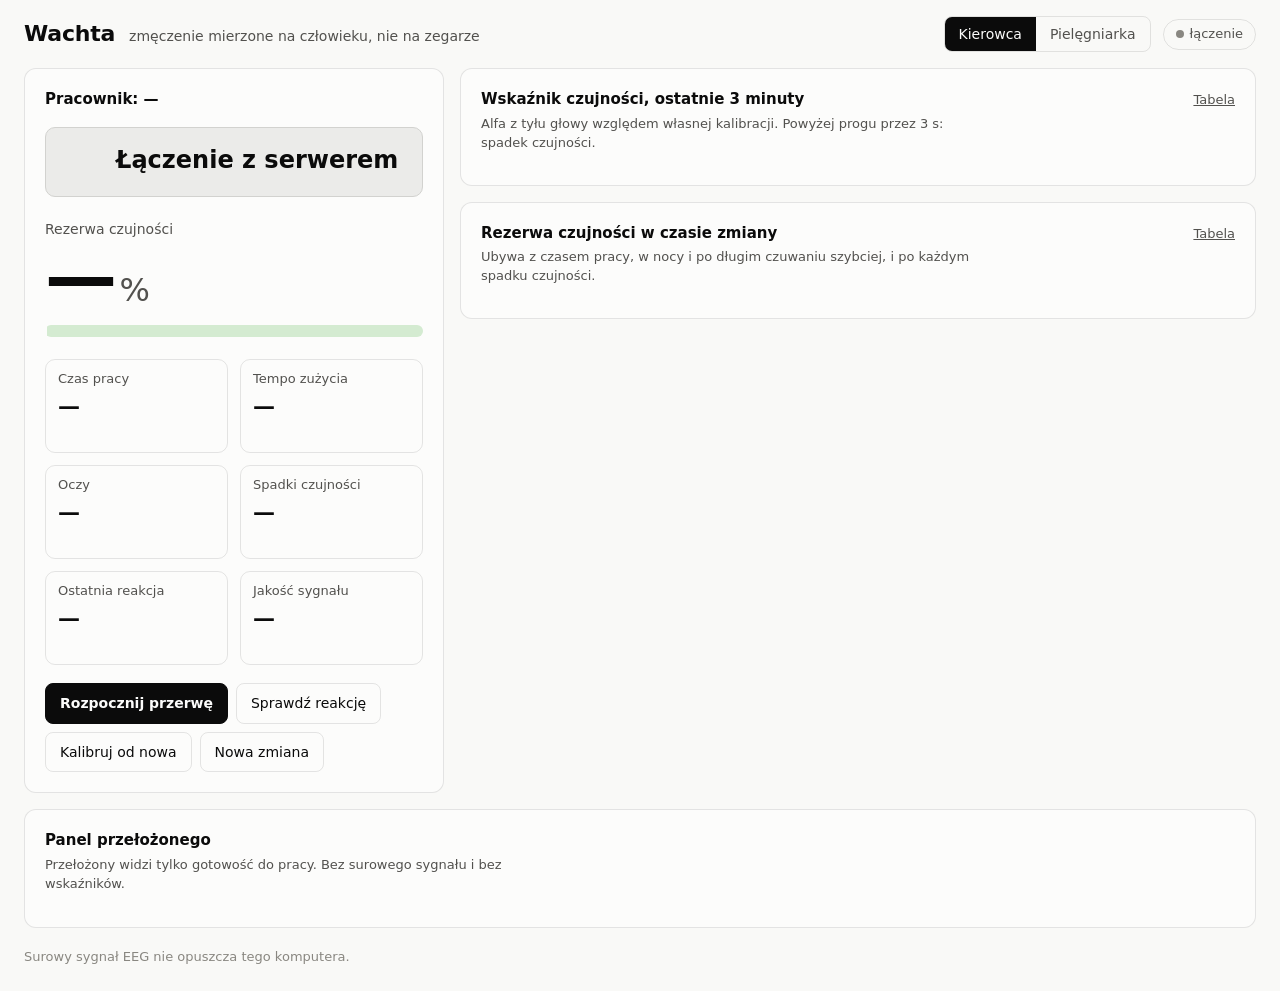
<file: src/wachta/web/index.html>
<!doctype html>
<html lang="pl">
<head>
  <meta charset="utf-8">
  <meta name="viewport" content="width=device-width, initial-scale=1">
  <title>Wachta</title>
  <link rel="stylesheet" href="style.css">
</head>
<body class="mode-ok">
  <header class="top">
    <div class="brand">
      <span class="brand-name">Wachta</span>
      <span class="brand-tag">zmęczenie mierzone na człowieku, nie na zegarze</span>
    </div>
    <div class="top-controls">
      <div class="segmented" role="group" aria-label="Scenariusz">
        <button type="button" data-scenario="driver" aria-pressed="true">Kierowca</button>
        <button type="button" data-scenario="nurse" aria-pressed="false">Pielęgniarka</button>
      </div>
      <span id="source-badge" class="badge" data-kind="off">łączenie</span>
    </div>
  </header>

  <main class="layout">
    <section class="card worker" aria-labelledby="worker-title">
      <h2 id="worker-title" class="card-title">Pracownik: <span id="worker-name">—</span></h2>

      <div id="state" class="state" data-tone="neutral" role="status" aria-live="polite">
        <span id="state-icon" class="state-icon" aria-hidden="true"></span>
        <div>
          <div id="state-label" class="state-label">Łączenie z serwerem</div>
          <div id="state-advice" class="state-advice"></div>
        </div>
      </div>

      <div class="hero">
        <div class="hero-label">Rezerwa czujności</div>
        <div class="hero-value"><span id="reserve-value">—</span><span class="hero-unit">%</span></div>
        <div id="reserve-meter" class="meter" data-tone="good" role="meter" aria-label="Rezerwa czujności"
             aria-valuemin="0" aria-valuemax="100" aria-valuenow="0">
          <div id="reserve-fill" class="meter-fill"></div>
          <span class="meter-mark" id="mark-stop"></span>
          <span class="meter-mark" id="mark-warn"></span>
        </div>
        <p id="meter-legend" class="meter-legend"></p>
      </div>

      <dl class="tiles">
        <div class="tile"><dt>Czas pracy</dt><dd id="tile-work">—</dd><p class="tile-sub" id="sub-work"></p></div>
        <div class="tile"><dt>Tempo zużycia</dt><dd id="tile-drain">—</dd><p class="tile-sub" id="sub-drain"></p></div>
        <div class="tile"><dt>Oczy</dt><dd id="tile-eyes">—</dd><p class="tile-sub" id="sub-eyes"></p></div>
        <div class="tile"><dt>Spadki czujności</dt><dd id="tile-lapses">—</dd><p class="tile-sub" id="sub-lapses"></p></div>
        <div class="tile"><dt>Ostatnia reakcja</dt><dd id="tile-rt">—</dd><p class="tile-sub" id="sub-rt"></p></div>
        <div class="tile"><dt>Jakość sygnału</dt><dd id="tile-quality">—</dd><p class="tile-sub" id="sub-quality"></p></div>
      </dl>

      <div class="actions">
        <button type="button" id="btn-break" class="button">Rozpocznij przerwę</button>
        <button type="button" id="btn-probe" class="button button-quiet">Sprawdź reakcję</button>
        <button type="button" id="btn-calibrate" class="button button-quiet">Kalibruj od nowa</button>
        <button type="button" id="btn-reset" class="button button-quiet">Nowa zmiana</button>
      </div>
    </section>

    <section class="charts">
      <figure class="card chart" id="chart-fast">
        <figcaption>
          <div>
            <h2 class="card-title">Wskaźnik czujności, ostatnie 3 minuty</h2>
            <p class="card-sub">Alfa z tyłu głowy względem własnej kalibracji. Powyżej progu przez 3 s: spadek czujności.</p>
          </div>
          <button type="button" class="link" data-table-toggle aria-pressed="false">Tabela</button>
        </figcaption>
        <div class="plot" tabindex="0" aria-label="Wykres wskaźnika czujności. Strzałki w lewo i prawo pokazują wartości."></div>
        <div class="table-view" hidden></div>
      </figure>

      <figure class="card chart" id="chart-reserve">
        <figcaption>
          <div>
            <h2 class="card-title">Rezerwa czujności w czasie zmiany</h2>
            <p class="card-sub" id="reserve-sub">Ubywa z czasem pracy, w nocy i po długim czuwaniu szybciej, i po każdym spadku czujności.</p>
          </div>
          <button type="button" class="link" data-table-toggle aria-pressed="false">Tabela</button>
        </figcaption>
        <div class="plot" tabindex="0" aria-label="Wykres rezerwy czujności. Strzałki w lewo i prawo pokazują wartości."></div>
        <div class="table-view" hidden></div>
      </figure>
    </section>

    <section class="card team" aria-labelledby="team-title">
      <h2 id="team-title" class="card-title">Panel przełożonego</h2>
      <p class="card-sub">Przełożony widzi tylko gotowość do pracy. Bez surowego sygnału i bez wskaźników.</p>
      <ul id="team-list" class="team-list"></ul>
      <p id="team-advice" class="team-advice" hidden></p>
    </section>
  </main>

  <footer class="foot">
    <span>Surowy sygnał EEG nie opuszcza tego komputera.</span>
    <span id="time-note"></span>
  </footer>

  <div id="tooltip" class="tooltip" hidden></div>
  <div id="probe" class="probe" hidden role="alertdialog" aria-labelledby="probe-title" aria-describedby="probe-text">
    <button type="button" id="probe-target" class="probe-target">
      <span id="probe-title" class="probe-title">Reakcja!</span>
      <span id="probe-text" class="probe-text">Naciśnij spację albo kliknij</span>
    </button>
  </div>
  <script src="app.js"></script>
</body>
</html>
</file>
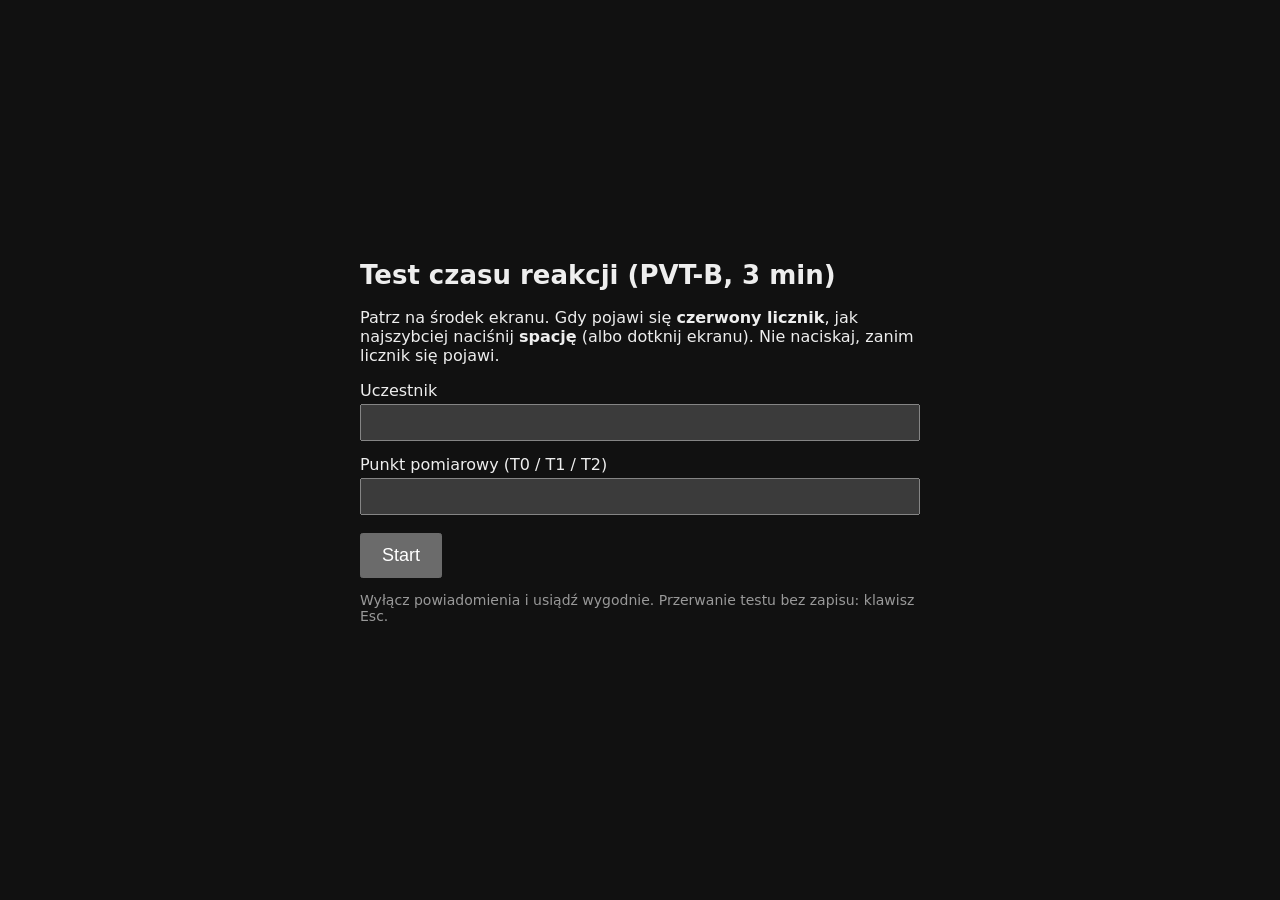
<file: src/wachta/pvt.html>
<!doctype html>
<html lang="pl">
<head>
<meta charset="utf-8">
<meta name="viewport" content="width=device-width, initial-scale=1">
<title>Wachta — test czasu reakcji (PVT-B)</title>
<style>
  :root { color-scheme: dark; }
  body { margin: 0; min-height: 100vh; display: flex; align-items: center; justify-content: center;
         background: #111; color: #eee; font-family: system-ui, -apple-system, "Segoe UI", sans-serif; }
  .panel { max-width: 560px; padding: 24px; }
  h1 { font-size: 26px; margin-top: 0; }
  label { display: block; margin: 14px 0 4px; }
  input { width: 100%; box-sizing: border-box; font-size: 18px; padding: 6px 8px; }
  button { margin-top: 18px; font-size: 18px; padding: 10px 20px; cursor: pointer; }
  .muted { color: #999; font-size: 14px; }
  .error { color: #ff6b6b; }
  table { border-collapse: collapse; margin-top: 8px; }
  td { padding: 4px 16px 4px 0; }
  td:last-child { font-variant-numeric: tabular-nums; font-weight: 600; }
  #arena { display: none; position: fixed; inset: 0; background: #000; align-items: center;
           justify-content: center; user-select: none; touch-action: manipulation; cursor: none; }
  #counter { min-height: 1.2em; font-family: ui-monospace, "SF Mono", Menlo, monospace;
             font-size: 18vmin; color: #ff3b30; font-variant-numeric: tabular-nums; }
  #counter.feedback { color: #ffd60a; }
  #counter.warning { color: #8e8e93; }
  #progress { position: fixed; left: 0; bottom: 0; height: 4px; width: 0; background: #3a3a3c; }
  a { color: #64d2ff; }
</style>
</head>
<body>
<div class="panel" id="setup">
  <h1>Test czasu reakcji (PVT-B, 3 min)</h1>
  <p>Patrz na środek ekranu. Gdy pojawi się <b>czerwony licznik</b>, jak najszybciej naciśnij
     <b>spację</b> (albo dotknij ekranu). Nie naciskaj, zanim licznik się pojawi.</p>
  <label for="person">Uczestnik</label>
  <input id="person" autocomplete="off">
  <label for="checkpoint">Punkt pomiarowy (T0 / T1 / T2)</label>
  <input id="checkpoint" autocomplete="off">
  <button id="start" type="button">Start</button>
  <p class="muted">Wyłącz powiadomienia i usiądź wygodnie. Przerwanie testu bez zapisu: klawisz Esc.</p>
  <p class="error" id="setup-error"></p>
</div>

<div id="arena"><div id="counter"></div><div id="progress"></div></div>

<div class="panel" id="result" hidden>
  <h1>Wynik</h1>
  <table id="summary"></table>
  <p class="muted" id="save-status"></p>
  <p><a id="download" hidden>Pobierz surowe dane (JSON)</a></p>
  <button id="again" type="button">Nowy test</button>
</div>

<script>
/*__PVT_CONFIG__*/
(function () {
  "use strict";

  const cfg = Object.assign({
    duration_s: 180, isi_min_s: 1, isi_max_s: 4, feedback_s: 1,
    lapse_ms: 355, false_start_ms: 100, timeout_ms: 30000,
    person: "", checkpoint: "", save_url: "/api/result"
  }, window.PVT_CONFIG || {});

  const $ = (id) => document.getElementById(id);
  const setup = $("setup"), arena = $("arena"), counter = $("counter"), progress = $("progress");
  const result = $("result"), summary = $("summary"), saveStatus = $("save-status"), download = $("download");

  const params = new URLSearchParams(location.search);
  $("person").value = params.get("person") || cfg.person || "";
  $("checkpoint").value = params.get("checkpoint") || cfg.checkpoint || "";

  // state: idle | waiting | pending | stimulus | feedback | done
  let state = "idle";
  let rts = [], anticipations = 0, testEnd = 0, onset = 0;
  let timer = null, rafId = null, progressTimer = null, testStart = 0;
  let meta = {};

  const now = () => performance.now();

  function eventTime(ev) {
    // Event timestamps share the performance.now() clock in current browsers; fall back otherwise.
    const t = ev && ev.timeStamp;
    const n = now();
    return (t > 0 && Math.abs(n - t) < 5000) ? t : n;
  }

  function clearTimers() {
    clearTimeout(timer); timer = null;
    if (rafId !== null) { cancelAnimationFrame(rafId); rafId = null; }
  }

  function randomWaitMs() {
    const lo = Math.max(0, cfg.isi_min_s - cfg.feedback_s);
    const hi = Math.max(lo, cfg.isi_max_s - cfg.feedback_s);
    return (lo + Math.random() * (hi - lo)) * 1000;
  }

  function scheduleNext() {
    clearTimers();
    counter.textContent = ""; counter.className = "";
    const remaining = testEnd - now();
    if (remaining <= 0) { finish(); return; }
    state = "waiting";
    const waitMs = randomWaitMs();
    if (waitMs >= remaining) {
      timer = setTimeout(finish, remaining + 5);
      return;
    }
    timer = setTimeout(() => (now() >= testEnd ? finish() : showStimulus()), waitMs);
  }

  function showStimulus() {
    state = "pending";
    rafId = requestAnimationFrame((frameTime) => {
      counter.className = ""; counter.textContent = "0";
      onset = frameTime;
      state = "stimulus";
      tick();
    });
  }

  function tick() {
    rafId = requestAnimationFrame(() => {
      if (state !== "stimulus") return;
      const elapsed = now() - onset;
      if (elapsed >= cfg.timeout_ms) { record(cfg.timeout_ms, "brak reakcji"); return; }
      counter.textContent = String(Math.floor(elapsed));
      tick();
    });
  }

  function showFeedback(text, cls) {
    state = "feedback";
    counter.className = cls; counter.textContent = text;
    timer = setTimeout(scheduleNext, cfg.feedback_s * 1000);
  }

  function record(rt, label) {
    clearTimers();
    rts.push(Math.round(rt * 10) / 10);
    showFeedback(label || String(Math.round(rt)), "feedback");
  }

  function respond(ev) {
    const t = eventTime(ev);
    if (state === "stimulus") {
      record(Math.max(0, t - onset));
    } else if (state === "waiting" || state === "pending") {
      anticipations += 1;
      clearTimers();
      showFeedback("FS", "warning");
    } else if (state === "feedback") {
      anticipations += 1;
    }
  }

  function start() {
    const person = $("person").value.trim();
    const checkpoint = $("checkpoint").value.trim();
    if (!person || !checkpoint) {
      $("setup-error").textContent = "Wpisz uczestnika i punkt pomiarowy.";
      return;
    }
    if (/[\\/\r\n]/.test(person)) {
      $("setup-error").textContent = "Imię uczestnika nie może zawierać ukośników ani nowych linii.";
      return;
    }
    $("setup-error").textContent = "";
    meta = { person, checkpoint, started_at: new Date().toISOString() };
    rts = []; anticipations = 0;
    setup.hidden = true; result.hidden = true;
    arena.style.display = "flex";
    testStart = now();
    testEnd = testStart + cfg.duration_s * 1000;
    progressTimer = setInterval(() => {
      progress.style.width = Math.min(100, (now() - testStart) / (cfg.duration_s * 10)) + "%";
    }, 250);
    scheduleNext();
  }

  function stopArena() {
    clearTimers();
    clearInterval(progressTimer);
    arena.style.display = "none";
    progress.style.width = "0";
  }

  function abort() {
    stopArena();
    state = "idle";
    setup.hidden = false;
  }

  function addRow(label, value) {
    const tr = document.createElement("tr");
    const a = document.createElement("td"); a.textContent = label;
    const b = document.createElement("td"); b.textContent = (value === null || value === undefined || value === "") ? "—" : value;
    tr.append(a, b); summary.append(tr);
  }

  function showSummary(row) {
    summary.textContent = "";
    addRow("Uczestnik / punkt", row.person + " / " + row.checkpoint);
    addRow("Bodźce", row.n_stimuli);
    addRow("Mediana czasu reakcji [ms]", row.median_rt_ms);
    addRow("Średni czas reakcji [ms]", row.mean_rt_ms);
    addRow("Szybkość reakcji 1/RT [1/s]", row.mean_speed);
    addRow("Lapsy (≥ " + cfg.lapse_ms + " ms)", row.lapses);
    addRow("Falstarty", row.false_starts);
    addRow("Wynik (performance score)", row.performance_score);
  }

  let downloadUrl = null;

  function offerDownload(payload) {
    if (downloadUrl) URL.revokeObjectURL(downloadUrl);
    const blob = new Blob([JSON.stringify(payload, null, 2)], { type: "application/json" });
    downloadUrl = URL.createObjectURL(blob);
    download.href = downloadUrl;
    download.download = "pvt-" + payload.person + "-" + payload.checkpoint + ".json";
    download.hidden = false;
  }

  async function finish() {
    if (state === "done") return;
    state = "done";
    stopArena();
    result.hidden = false;
    download.hidden = true;
    summary.textContent = "";
    saveStatus.textContent = "Zapisywanie…";
    const payload = Object.assign({}, meta, {
      duration_s: cfg.duration_s, rts_ms: rts, anticipations: anticipations
    });
    try {
      const response = await fetch(cfg.save_url, {
        method: "POST", headers: { "Content-Type": "application/json" }, body: JSON.stringify(payload)
      });
      const data = await response.json();
      if (!response.ok || !data.ok) throw new Error(data.error || ("HTTP " + response.status));
      showSummary(data.result);
      saveStatus.textContent = "Zapisano do " + data.saved_to + ".";
    } catch (err) {
      saveStatus.textContent = "Nie udało się zapisać wyniku (" + err.message + "). Pobierz surowe dane i wczytaj je: " +
        "python -m wachta.pvt --import <plik.json>";
      offerDownload(payload);
    }
  }

  $("start").addEventListener("click", start);
  $("again").addEventListener("click", () => {
    if (downloadUrl) { URL.revokeObjectURL(downloadUrl); downloadUrl = null; }
    result.hidden = true; setup.hidden = false; state = "idle";
  });

  document.addEventListener("keydown", (ev) => {
    if (arena.style.display !== "flex") return;
    if (ev.code === "Escape") { ev.preventDefault(); abort(); return; }
    if (ev.code === "Space" || ev.key === " ") {
      ev.preventDefault();
      if (!ev.repeat) respond(ev);
    }
  });
  arena.addEventListener("pointerdown", (ev) => {
    if (ev.pointerType === "mouse" && ev.button !== 0) return;
    ev.preventDefault();
    respond(ev);
  });
})();
</script>
</body>
</html>
</file>
<file: src/wachta/web/style.css>
:root {
  color-scheme: light;
  --page: #f9f9f7;
  --surface: #fcfcfb;
  --ink: #0b0b0b;
  --ink-2: #52514e;
  --muted: #898781;
  --grid: #e1e0d9;
  --axis: #c3c2b7;
  --border: rgba(11, 11, 11, 0.10);
  --series-1: #2a78d6;
  --good: #0ca30c;
  --warning: #fab219;
  --critical: #d03b3b;
  --neutral: #898781;
  --info: #2a78d6;
  --on-critical: #ffffff;
}

@media (prefers-color-scheme: dark) {
  :root {
    color-scheme: dark;
    --page: #0d0d0d;
    --surface: #1a1a19;
    --ink: #f0efec;
    --ink-2: #c3c2b7;
    --muted: #898781;
    --grid: #2c2c2a;
    --axis: #383835;
    --border: rgba(255, 255, 255, 0.10);
    --series-1: #3987e5;
    --info: #3987e5;
  }
}

* { box-sizing: border-box; }

body {
  margin: 0;
  background: var(--page);
  color: var(--ink);
  font: 16px/1.45 system-ui, -apple-system, "Segoe UI", sans-serif;
}

.top {
  display: flex;
  flex-wrap: wrap;
  align-items: center;
  justify-content: space-between;
  gap: 12px 24px;
  padding: 16px 24px;
}

.brand { display: flex; flex-wrap: wrap; align-items: baseline; gap: 4px 14px; }
.brand-name { font-size: 22px; font-weight: 700; letter-spacing: -0.01em; }
.brand-tag { color: var(--ink-2); font-size: 14px; }
.top-controls { display: flex; flex-wrap: wrap; align-items: center; gap: 8px 12px; }

.segmented { display: inline-flex; border: 1px solid var(--border); border-radius: 8px; overflow: hidden; }
.segmented button {
  border: 0;
  background: transparent;
  color: var(--ink-2);
  font: inherit;
  font-size: 14px;
  padding: 7px 14px;
  cursor: pointer;
}
.segmented button[aria-pressed="true"] { background: var(--ink); color: var(--surface); }

.badge {
  display: inline-flex;
  align-items: center;
  gap: 6px;
  border: 1px solid var(--border);
  border-radius: 999px;
  padding: 5px 12px;
  font-size: 13px;
  color: var(--ink-2);
  white-space: nowrap;
}
.badge::before { content: ""; width: 8px; height: 8px; border-radius: 50%; background: var(--neutral); }
.badge[data-kind="live"]::before { background: var(--critical); }
.badge[data-kind="replay"]::before { background: var(--series-1); }

.layout {
  display: grid;
  grid-template-columns: minmax(320px, 420px) minmax(0, 1fr);
  grid-template-areas: "worker charts" "team team";
  gap: 16px;
  padding: 0 24px 16px;
  align-items: start;
}
.worker { grid-area: worker; }
.charts { grid-area: charts; display: grid; gap: 16px; min-width: 0; }
.team { grid-area: team; }

@media (max-width: 900px) {
  .layout { grid-template-columns: minmax(0, 1fr); grid-template-areas: "worker" "charts" "team"; padding: 0 16px 16px; }
  .top { padding: 14px 16px; }
}

.card {
  background: var(--surface);
  border: 1px solid var(--border);
  border-radius: 12px;
  padding: 20px;
  margin: 0;
  min-width: 0;
}
.card-title { margin: 0; font-size: 15px; font-weight: 600; }
.card-sub { margin: 4px 0 0; color: var(--ink-2); font-size: 13px; max-width: 62ch; }

/* State banner: the icon carries the status colour, the text stays in ink. */
.state {
  --tone: var(--neutral);
  display: flex;
  align-items: center;
  gap: 14px;
  margin-top: 16px;
  padding: 14px 16px;
  border-radius: 10px;
  background: color-mix(in oklab, var(--tone) 14%, var(--surface));
  border: 1px solid color-mix(in oklab, var(--tone) 35%, var(--surface));
}
.state[data-tone="good"] { --tone: var(--good); }
.state[data-tone="warning"] { --tone: var(--warning); }
.state[data-tone="critical"] { --tone: var(--critical); }
.state[data-tone="info"] { --tone: var(--info); }
.state-icon { flex: none; width: 40px; height: 40px; color: var(--tone); }
.state-icon svg { display: block; width: 100%; height: 100%; }
.state-label { font-size: 24px; font-weight: 700; line-height: 1.15; }
.state-advice { margin-top: 2px; color: var(--ink-2); font-size: 15px; }

.hero { margin-top: 22px; }
.hero-label { color: var(--ink-2); font-size: 14px; }
.hero-value { font-size: 72px; font-weight: 650; line-height: 1.05; letter-spacing: -0.02em; }
.hero-unit { font-size: 32px; font-weight: 500; color: var(--ink-2); margin-left: 4px; }

/* Meter: the fill carries severity, the track is a lighter step of the same hue. */
.meter {
  --tone: var(--good);
  position: relative;
  height: 12px;
  margin-top: 10px;
  border-radius: 6px;
  background: color-mix(in oklab, var(--tone) 20%, var(--surface));
}
.meter[data-tone="warning"] { --tone: var(--warning); }
.meter[data-tone="critical"] { --tone: var(--critical); }
.meter[data-tone="neutral"] { --tone: var(--neutral); }
.meter-fill { height: 100%; width: 0; border-radius: 6px; background: var(--tone); transition: width 0.6s linear; }
.meter-mark { position: absolute; top: -3px; bottom: -3px; width: 2px; background: var(--surface); }
.meter-legend { margin: 6px 0 0; font-size: 12px; color: var(--muted); }

.tiles { display: grid; grid-template-columns: repeat(2, minmax(0, 1fr)); gap: 12px; margin: 22px 0 0; }
.tile { border: 1px solid var(--border); border-radius: 10px; padding: 10px 12px; }
.tile dt { color: var(--ink-2); font-size: 13px; }
.tile dd { margin: 2px 0 0; font-size: 22px; font-weight: 600; }
.tile-sub { margin: 2px 0 0; font-size: 12px; color: var(--muted); min-height: 1.45em; }

/* Reaction probe: a full-screen prompt; colour is not the only cue (text changes too). */
.probe {
  position: fixed;
  inset: 0;
  z-index: 20;
  display: grid;
  place-items: center;
  padding: 16px;
  background: color-mix(in oklab, var(--page) 70%, transparent);
  backdrop-filter: blur(2px);
}
.probe[hidden], .team-advice[hidden] { display: none; }
.probe-target {
  display: grid;
  gap: 8px;
  place-items: center;
  align-content: center;
  width: min(420px, 100%);
  aspect-ratio: 1;
  border-radius: 50%;
  border: 0;
  background: var(--warning);
  color: #0b0b0b;
  font: inherit;
  cursor: pointer;
  box-shadow: 0 10px 40px rgba(0, 0, 0, 0.25);
}
.probe-target[data-result="ok"] { background: var(--good); color: #ffffff; }
.probe-target[data-result="lapse"] { background: var(--critical); color: #ffffff; }
.probe-title { font-size: 44px; font-weight: 750; }
.probe-text { font-size: 18px; font-weight: 500; max-width: 18ch; text-align: center; }

.actions { display: flex; flex-wrap: wrap; gap: 8px; margin-top: 18px; }
.button {
  border: 1px solid var(--ink);
  background: var(--ink);
  color: var(--surface);
  border-radius: 8px;
  padding: 9px 14px;
  font: inherit;
  font-size: 14px;
  font-weight: 600;
  cursor: pointer;
}
.button-quiet { background: transparent; color: var(--ink); border-color: var(--border); font-weight: 500; }
.button:focus-visible, .segmented button:focus-visible, .link:focus-visible, .plot:focus-visible {
  outline: 2px solid var(--series-1);
  outline-offset: 2px;
}

.chart figcaption { display: flex; align-items: flex-start; justify-content: space-between; gap: 16px; }
.link { border: 0; background: none; padding: 2px 0; color: var(--ink-2); font: inherit; font-size: 13px; text-decoration: underline; cursor: pointer; white-space: nowrap; }
.plot { margin-top: 12px; border-radius: 6px; }
.plot svg { display: block; width: 100%; height: auto; overflow: visible; }
.plot text { font-size: 12px; fill: var(--muted); font-variant-numeric: tabular-nums; }
.plot .label-strong { fill: var(--ink); font-weight: 600; }
.plot .label-2 { fill: var(--ink-2); }

.table-view { margin-top: 12px; max-height: 240px; overflow: auto; }
.table-view table { width: 100%; border-collapse: collapse; font-size: 13px; font-variant-numeric: tabular-nums; }
.table-view th, .table-view td { text-align: left; padding: 4px 8px; border-bottom: 1px solid var(--grid); }
.table-view th { color: var(--ink-2); font-weight: 600; position: sticky; top: 0; background: var(--surface); }

.tooltip {
  position: fixed;
  z-index: 10;
  pointer-events: none;
  background: var(--surface);
  border: 1px solid var(--border);
  border-radius: 8px;
  padding: 6px 10px;
  box-shadow: 0 4px 14px rgba(0, 0, 0, 0.12);
  font-size: 13px;
  white-space: nowrap;
}
.tooltip-value { font-weight: 700; color: var(--ink); }
.tooltip-label { color: var(--ink-2); }

.team-list { list-style: none; margin: 14px 0 0; padding: 0; display: grid; gap: 10px; }
.team-row {
  display: grid;
  grid-template-columns: minmax(120px, 1.1fr) minmax(150px, 1fr) minmax(120px, 2fr) 3.2em;
  align-items: center;
  gap: 12px;
}
.team-name { font-weight: 600; overflow: hidden; text-overflow: ellipsis; white-space: nowrap; }
.team-status { --tone: var(--neutral); display: inline-flex; align-items: center; gap: 8px; font-size: 14px; }
.team-status[data-tone="good"] { --tone: var(--good); }
.team-status[data-tone="warning"] { --tone: var(--warning); }
.team-status[data-tone="critical"] { --tone: var(--critical); }
.team-status[data-tone="info"] { --tone: var(--info); }
.team-status .state-icon { width: 20px; height: 20px; }
.team-row .meter { margin-top: 0; height: 8px; }
.team-value { text-align: right; font-variant-numeric: tabular-nums; color: var(--ink-2); font-size: 14px; }
.team-advice {
  margin: 14px 0 0;
  padding: 10px 14px;
  border-radius: 8px;
  border: 1px solid color-mix(in oklab, var(--critical) 35%, var(--surface));
  background: color-mix(in oklab, var(--critical) 10%, var(--surface));
  font-size: 15px;
}
@media (max-width: 640px) {
  .team-row {
    grid-template-columns: minmax(0, 1fr) auto;
    grid-template-areas: "name value" "status status" "meter meter";
    gap: 6px 12px;
  }
  .team-name { grid-area: name; }
  .team-status { grid-area: status; }
  .team-row .meter { grid-area: meter; }
  .team-value { grid-area: value; }
  .hero-value { font-size: 60px; }
}

.foot { display: flex; flex-wrap: wrap; gap: 4px 24px; padding: 4px 24px 24px; color: var(--muted); font-size: 13px; }

/* Layout modes (set on <body> by app.js from the worker state).
   mode-ok: full view. mode-warn: secondary panels dimmed, message emphasised.
   mode-stop: one large message and the break button; charts and tiles collapse.
   The reaction probe is a fixed overlay outside .layout, so it stays usable in every mode. */
.charts, .tiles, .worker .hero { transition: opacity 0.3s ease; }

.mode-warn .charts, .mode-warn .tiles { opacity: 0.45; }
.mode-warn .state { padding: 18px 20px; border-width: 2px; }
.mode-warn .state-label { font-size: 28px; }
.mode-warn .state-advice { color: var(--ink); font-size: 16px; }

.mode-stop .layout { grid-template-columns: minmax(0, 1fr); grid-template-areas: "worker" "team"; }
.mode-stop .worker { justify-self: center; width: min(880px, 100%); padding: 28px; }
.mode-stop .charts, .mode-stop .tiles, .mode-stop .meter-legend { display: none; }
.mode-stop .state { margin-top: 20px; padding: 28px; gap: 22px; border-width: 2px; }
.mode-stop .state-icon { width: 72px; height: 72px; }
.mode-stop .state-label { font-size: 44px; }
.mode-stop .state-advice { margin-top: 8px; color: var(--ink); font-size: 22px; }
.mode-stop .hero { margin-top: 18px; opacity: 0.6; }
.mode-stop .hero-value { font-size: 44px; }
.mode-stop .hero-unit { font-size: 22px; }
.mode-stop .actions { margin-top: 22px; align-items: center; }
.mode-stop #btn-break {
  flex: 1 1 100%;
  padding: 20px 24px;
  font-size: 22px;
  border-color: var(--critical);
  background: var(--critical);
  color: var(--on-critical);
}
.mode-stop .actions .button-quiet { opacity: 0.6; }

@media (max-width: 640px) {
  .mode-stop .worker { padding: 20px; }
  .mode-stop .state { padding: 18px; gap: 14px; }
  .mode-stop .state-icon { width: 48px; height: 48px; }
  .mode-stop .state-label { font-size: 32px; }
  .mode-stop .state-advice { font-size: 18px; }
}
</file>
